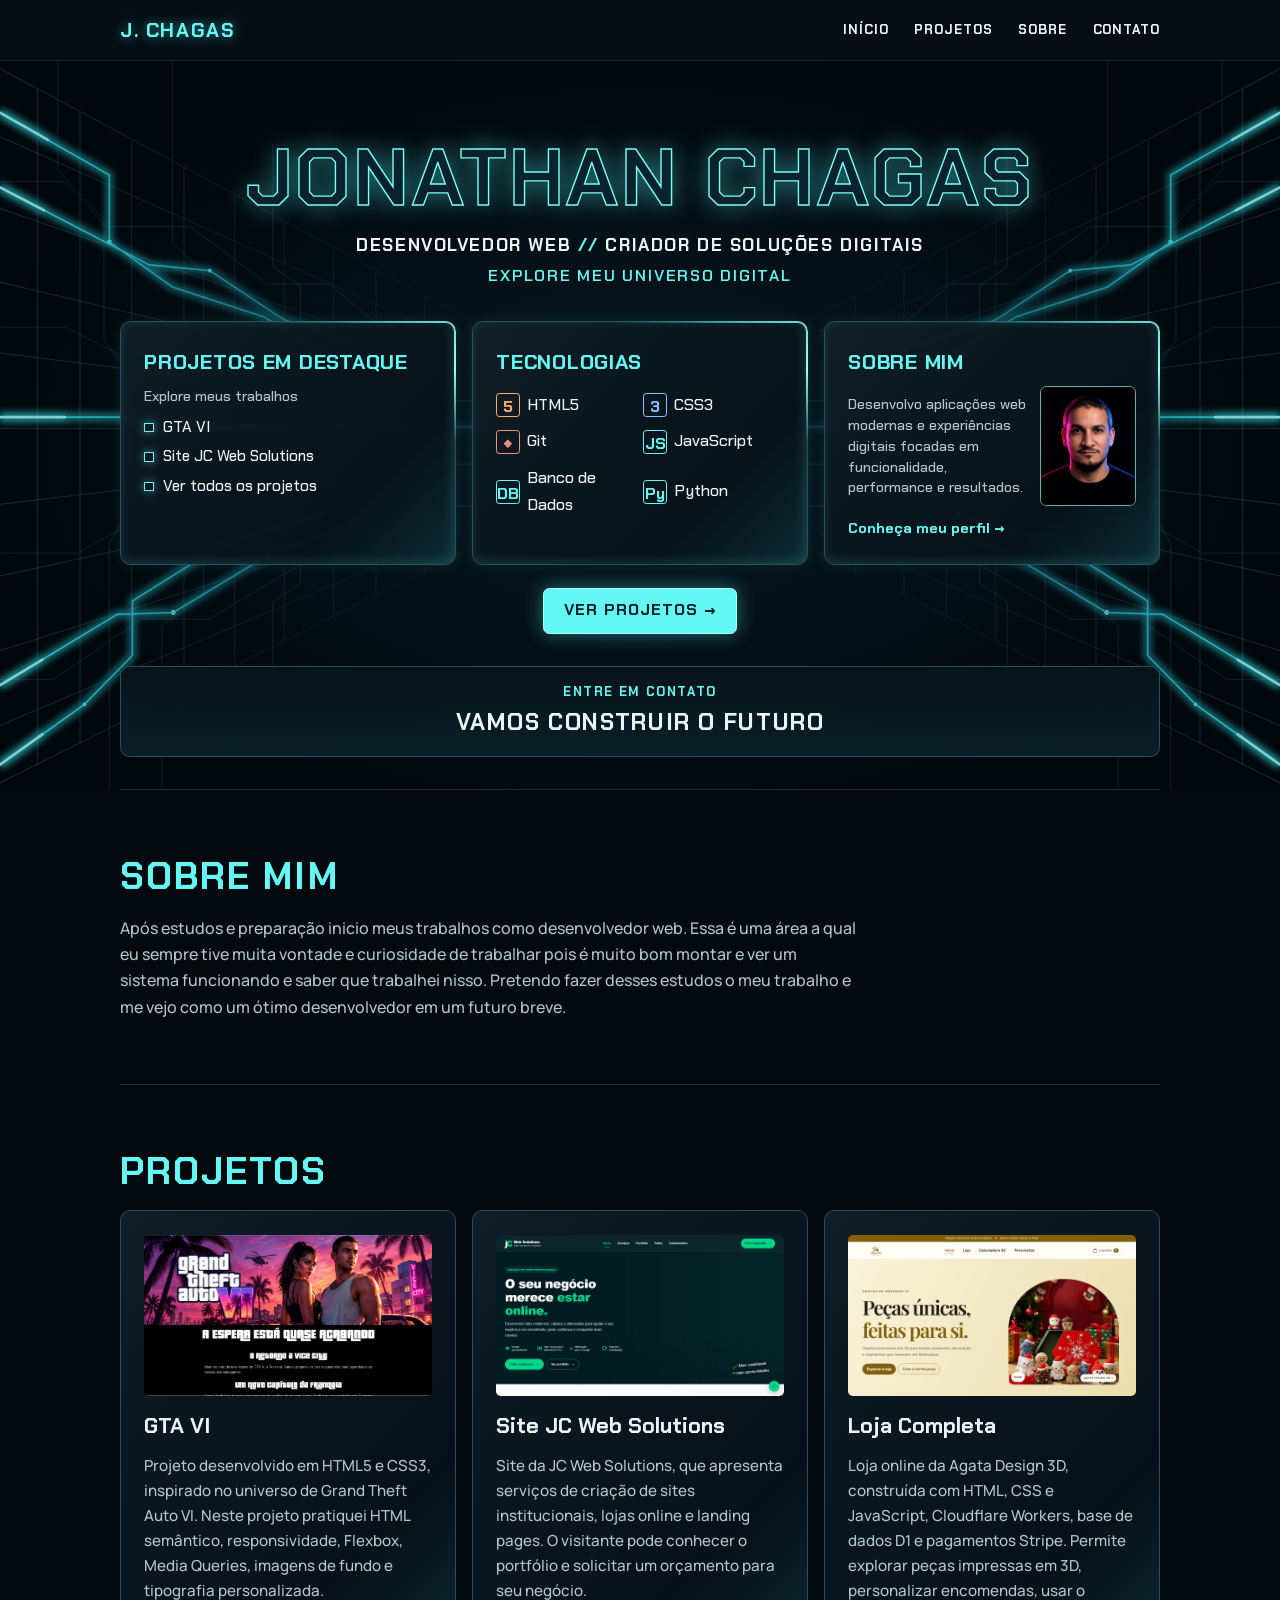
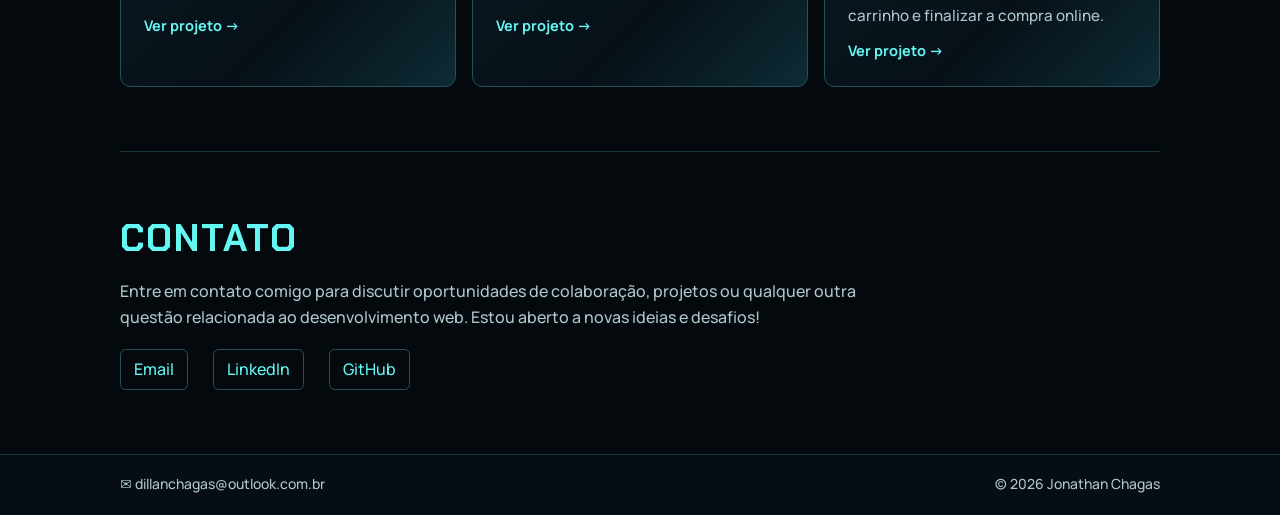
<file: docs/index.html>
<!DOCTYPE html>
<html lang="pt-BR" prefix="og: https://ogp.me/ns#">
<head>
    <meta charset="UTF-8">
    <meta name="viewport" content="width=device-width, initial-scale=1.0">
    <meta name="theme-color" content="#03090d">
    <meta name="description" content="Portfólio de Jonathan Chagas, desenvolvedor web e criador de soluções digitais. Explore meus projetos e entre em contato.">
    <link rel="canonical" href="https://dillanchagas.github.io/Apresentacao/">
    <meta property="og:type" content="website">
    <meta property="og:locale" content="pt_BR">
    <meta property="og:title" content="Jonathan Chagas | Portfólio">
    <meta property="og:description" content="Desenvolvedor web e criador de soluções digitais. Conheça meus projetos.">
    <meta property="og:url" content="https://dillanchagas.github.io/Apresentacao/">
    <meta property="og:image" content="https://dillanchagas.github.io/Apresentacao/imagens/jonathan-chagas-preview.jpg">
    <meta property="og:image:type" content="image/jpeg">
    <meta property="og:image:width" content="1200">
    <meta property="og:image:height" content="630">
    <meta property="og:image:alt" content="Monograma JC em neon ciano sobre um fundo de circuitos, com o nome Jonathan Chagas.">
    <link rel="icon" type="image/svg+xml" sizes="any" href="imagens/favicon-jc.svg">
    <link rel="stylesheet" href="css/apresentacao.css">
    <title>Jonathan Chagas | Portfólio</title>
</head>
<body>
<header class="site-header">
    <nav class="container" aria-label="Navegação principal">
        <a class="brand" href="#inicio">J. Chagas</a>
        <ul>
            <li><a href="#inicio">Início</a></li>
            <li><a href="#projetos">Projetos</a></li>
            <li><a href="#sobrem">Sobre</a></li>
            <li><a href="#Contato">Contato</a></li>
        </ul>
    </nav>
</header>

<main>
    <section class="hero" id="inicio" aria-labelledby="hero-title">
        <svg class="hero-circuits" aria-hidden="true" focusable="false" preserveAspectRatio="none" viewBox="0 0 1440 760" fill="none">
          <style>
            .hero-circuits .traces {
              animation: power-up 3s ease-in-out infinite;
            }

            .hero-circuits .pulse {
              stroke: #9fffff;
              stroke-width: 2.7;
              stroke-linecap: round;
              stroke-dasharray: 12 88;
              animation: travel 3s linear infinite;
            }

            .hero-circuits .pulse:nth-child(2) { animation-delay: -.48s; }
            .hero-circuits .pulse:nth-child(3) { animation-delay: -1.25s; }
            .hero-circuits .pulse:nth-child(4) { animation-delay: -1.75s; }
            .hero-circuits .pulse:nth-child(5) { animation-delay: -2.2s; }
            .hero-circuits .pulse-glow { filter: drop-shadow(0 0 5px #36f9ff); }

            @keyframes power-up {
              0%, 100% { opacity: .36; }
              35%, 82% { opacity: 1; }
            }

            @keyframes travel {
              from { stroke-dashoffset: 100; }
              to { stroke-dashoffset: 0; }
            }

            @media (prefers-reduced-motion: reduce) {
              .hero-circuits .traces { animation: none; }
              .hero-circuits .pulse { display: none; }
            }
          </style>
          <defs>
            <linearGradient id="trace" x1="0" x2="645" gradientUnits="userSpaceOnUse">
              <stop stop-color="#36f9ff"/>
              <stop offset=".45" stop-color="#27b9ce" stop-opacity=".65"/>
              <stop offset="1" stop-color="#245b71" stop-opacity=".12"/>
            </linearGradient>
            <linearGradient id="grid" x1="0" x2="660" gradientUnits="userSpaceOnUse">
              <stop stop-color="#42a9c3" stop-opacity=".34"/>
              <stop offset="1" stop-color="#284a5c" stop-opacity=".05"/>
            </linearGradient>
            <filter id="glow" x="-20%" y="-50%" width="140%" height="200%">
              <feGaussianBlur stdDeviation="4"/>
            </filter>
            <path id="circuit-route-1" pathLength="100" d="M0 54 123 119v70l71 47 102 31 94 52"/>
            <path id="circuit-route-2" pathLength="100" d="M0 132l168 81 68 6 83 51 103 32"/>
            <path id="circuit-route-3" pathLength="100" d="M0 372h134l58 10h416"/>
            <path id="circuit-route-4" pathLength="100" d="M0 652l132-74 63-2 107-60 113-38"/>
            <path id="circuit-route-5" pathLength="100" d="M0 735l95-63 54-51v-57l103-60 111-31"/>
            <path id="bright" d="M0 54 123 119v70l71 47 102 31 94 52M0 132l168 81 68 6 83 51 103 32M0 372h134l58 10h416M0 652l132-74 63-2 107-60 113-38M0 735l95-63 54-51v-57l103-60 111-31"/>
            <g id="wall">
              <path stroke="url(#grid)" d="M0 8 660 336M0 79l660 273M0 154l660 212M0 231l660 145M0 305l660 77M0 384h660M0 463l660-73M0 538l660-134M0 616l660-194M0 694l660-259M0 754l660-306M42 30v705M90 54v659M148 83v601M207 111v548M264 139v493M320 167v439M375 195v387M423 219v340M478 246v289M530 272v238M580 296v190"/>
              <path stroke="#23738d" stroke-opacity=".32" d="M0 126H72l48 47h94l87 60h70l62 49h84M0 278h73l60 28h121l87 27h65l69 22h75M0 514h87l69-35h89l95-36h108l67-22h88M0 646h60l99-63h76l103-57h54l102-61h76M65 0v114l52 51v126l29 39v135l-23 39v256M194 0v190l35 31v336l-47 33v170M307 88v127l31 20v310l-31 20v107"/>
              <g fill="#82ffff">
                <circle cx="123" cy="189" r="2.6"/>
                <circle cx="192" cy="382" r="3"/>
                <circle cx="195" cy="576" r="2.6"/>
                <circle cx="236" cy="219" r="2"/>
                <circle cx="95" cy="672" r="2"/>
                <circle cx="302" cy="516" r="2"/>
              </g>
            </g>
          </defs>
          <use href="#wall"/>
          <g class="traces">
            <use href="#bright" stroke="url(#trace)" stroke-width="8" opacity=".68" filter="url(#glow)"/>
            <use href="#bright" stroke="url(#trace)" stroke-width="1.7"/>
          </g>
          <g class="pulse-glow">
            <use class="pulse" href="#circuit-route-1"/>
            <use class="pulse" href="#circuit-route-2"/>
            <use class="pulse" href="#circuit-route-3"/>
            <use class="pulse" href="#circuit-route-4"/>
            <use class="pulse" href="#circuit-route-5"/>
          </g>
          <g transform="translate(1440) scale(-1 1)">
            <use href="#wall"/>
            <g class="traces">
              <use href="#bright" stroke="url(#trace)" stroke-width="8" opacity=".68" filter="url(#glow)"/>
              <use href="#bright" stroke="url(#trace)" stroke-width="1.7"/>
            </g>
            <g class="pulse-glow">
              <use class="pulse" href="#circuit-route-1"/>
              <use class="pulse" href="#circuit-route-2"/>
              <use class="pulse" href="#circuit-route-3"/>
              <use class="pulse" href="#circuit-route-4"/>
              <use class="pulse" href="#circuit-route-5"/>
            </g>
          </g>
        </svg>
        <div class="container hero-content">
            <h1 id="hero-title">Jonathan Chagas</h1>
            <p class="hero-role">Desenvolvedor web <span>//</span> Criador de soluções digitais</p>
            <p class="hero-invitation">Explore meu universo digital</p>

            <div class="overview">
                <section class="panel">
                    <h2>Projetos em destaque</h2>
                    <p>Explore meus trabalhos</p>
                    <ul class="featured">
                        <li><a href="#gta-vi">GTA VI</a></li>
                        <li><a href="#jc-web-solutions">Site JC Web Solutions</a></li>
                        <li><a href="#projetos">Ver todos os projetos</a></li>
                    </ul>
                </section>

                <section class="panel">
                    <h2>Tecnologias</h2>
                    <ul class="tech-list">
                        <li><span class="tech-icon html-icon" aria-hidden="true">5</span> HTML5</li>
                        <li><span class="tech-icon css-icon" aria-hidden="true">3</span> CSS3</li>
                        <li><span class="tech-icon git-icon" aria-hidden="true">◆</span> Git</li>
                        <li><span class="tech-icon" aria-hidden="true">JS</span> JavaScript</li>
                        <li><span class="tech-icon" aria-hidden="true">DB</span> Banco de Dados</li>
                        <li><span class="tech-icon" aria-hidden="true">Py</span> Python</li>
                    </ul>
                </section>

                <section class="panel">
                    <h2>Sobre mim</h2>
                    <div class="profile">
                        <p>Desenvolvo aplicações web modernas e experiências digitais focadas em funcionalidade, performance e resultados.</p>
                        <img src="imagens/foto-curriculo.jpeg" alt="Foto de Jonathan Chagas">
                    </div>
                    <a class="text-link" href="#sobrem">Conheça meu perfil →</a>
                </section>
            </div>

            <a class="button" href="#projetos">Ver projetos →</a>

            <a class="hero-callout" href="#Contato">
                <span>Entre em contato</span>
                Vamos construir o futuro
            </a>
        </div>
    </section>

    <section class="container content-section" id="sobrem">
        <h2 class="section-title">Sobre mim</h2>
        <p>Após estudos e preparação inicio meus trabalhos como desenvolvedor web.
            Essa é uma área a qual eu sempre tive muita vontade e curiosidade de trabalhar
            pois é muito bom montar e ver um sistema funcionando e saber que trabalhei nisso.
            Pretendo fazer desses estudos o meu trabalho e me vejo como um ótimo desenvolvedor em um futuro breve.</p>
    </section>

    <section class="container content-section" id="projetos">
        <h2 class="section-title">Projetos</h2>
        <div class="project-grid">
            <a class="panel project-card" id="gta-vi" href="https://dillanchagas.github.io/gta6/" target="_blank" rel="noopener noreferrer">
                <img src="imagens/Captura de ecrã 2026-10-07 101749.png" alt="Imagem do projeto GTA VI" loading="lazy">
                <h3>GTA VI</h3>
                <p>Projeto desenvolvido em HTML5 e CSS3, inspirado no universo de Grand Theft Auto VI.
                    Neste projeto pratiquei HTML semântico, responsividade, Flexbox, Media Queries,
                    imagens de fundo e tipografia personalizada.</p>
                <span class="text-link">Ver projeto →</span>
            </a>
            <a class="panel project-card" id="jc-web-solutions" href="https://jc-site.dillanchagas.workers.dev/" target="_blank" rel="noopener noreferrer">
                <img src="imagens/jc-web-solutions-preview.jpg" alt="Página inicial da JC Web Solutions" loading="lazy">
                <h3>Site JC Web Solutions</h3>
                <p>Site da JC Web Solutions, que apresenta serviços de criação de sites institucionais, lojas online e landing pages.
                    O visitante pode conhecer o portfólio e solicitar um orçamento para seu negócio.</p>
                <span class="text-link">Ver projeto →</span>
            </a>
            <a class="panel project-card" id="loja-completa" href="https://agatadesign3d.com/" target="_blank" rel="noopener noreferrer">
                <img src="imagens/agata-design-3d-preview.jpg" alt="Página inicial da loja Agata Design 3D" loading="lazy">
                <h3>Loja Completa</h3>
                <p>Loja online da Agata Design 3D, construída com HTML, CSS e JavaScript, Cloudflare Workers, base de dados D1 e pagamentos Stripe.
                    Permite explorar peças impressas em 3D, personalizar encomendas, usar o carrinho e finalizar a compra online.</p>
                <span class="text-link">Ver projeto →</span>
            </a>
        </div>
    </section>

    <section class="container content-section contact" id="Contato">
        <h2 class="section-title">Contato</h2>
        <p>Entre em contato comigo para discutir oportunidades de colaboração, projetos ou qualquer outra questão
            relacionada ao desenvolvimento web. Estou aberto a novas ideias e desafios!</p>
        <ul class="contact-links">
            <li><a href="mailto:dillanchagas@outlook.com.br">Email</a></li>
            <li><a href="https://www.linkedin.com/in/jonathan-d-chagas/" target="_blank" rel="noopener noreferrer">LinkedIn</a></li>
            <li><a href="https://github.com/dillanchagas" target="_blank" rel="noopener noreferrer">GitHub</a></li>
        </ul>
    </section>
</main>

<footer class="site-footer">
    <div class="container">
        <a href="mailto:dillanchagas@outlook.com.br">✉ dillanchagas@outlook.com.br</a>
        <p>© 2026 Jonathan Chagas</p>
    </div>
</footer>
</body>
</html>
</file>
<file: docs/css/apresentacao.css>
@charset "UTF-8";

@import url('https://fonts.googleapis.com/css2?family=Chakra+Petch:wght@500;600;700&family=Manrope:wght@400;500;600;700&display=swap');

:root {
    color-scheme: dark;
    --background: #03090d;
    --text: #e8f4f6;
    --muted: #aec6cc;
    --cyan: #64f7f4;
    --line: #28505c;
    --display: "Chakra Petch", "Trebuchet MS", sans-serif;
}

*, *::before, *::after { box-sizing: border-box; }

html { scroll-behavior: smooth; }

body {
    margin: 0;
    background: var(--background);
    color: var(--text);
    font: 500 1rem/1.65 Manrope, system-ui, sans-serif;
}

a { color: inherit; text-decoration: none; }

a:focus-visible {
    outline: 2px solid var(--cyan);
    outline-offset: 4px;
}

img { display: block; max-width: 100%; }
h1, h2, h3, p, ul { margin: 0; }

.container {
    width: min(100% - 2rem, 65rem);
    margin-inline: auto;
}

.site-header, .site-footer { background: #060e14; }

.site-header { border-bottom: 1px solid #132b34; }

.site-header nav, .site-footer .container {
    min-height: 3.75rem;
    display: flex;
    justify-content: space-between;
    align-items: center;
    gap: .75rem 1.5rem;
    flex-wrap: wrap;
    padding-block: .65rem;
}

.brand, .site-header a, .hero, .section-title, .project-card h3 {
    font-family: var(--display);
}

.brand, .site-header li a, .hero h1, .hero-role, .hero-invitation,
.panel h2, .button, .hero-callout, .section-title {
    text-transform: uppercase;
}

.brand {
    color: var(--cyan);
    font-size: 1.25rem;
    font-weight: 700;
    letter-spacing: .08em;
    text-shadow: 0 0 12px #42eceaa0;
}

.site-header ul, .featured, .tech-list, .contact-links {
    list-style: none;
    padding: 0;
}

.site-header ul, .contact-links {
    display: flex;
    flex-wrap: wrap;
    gap: .25rem clamp(.65rem, 2vw, 1.7rem);
}

.site-header li a {
    display: inline-block;
    padding-block: .3rem;
    font-size: .82rem;
    font-weight: 700;
    letter-spacing: .07em;
}

.site-header a:hover, .featured a:hover, .text-link:hover, .site-footer a:hover {
    color: var(--cyan);
    text-decoration: underline;
    text-underline-offset: .25em;
}

.hero {
    position: relative;
    isolation: isolate;
    overflow: hidden;
    text-align: center;
    background: radial-gradient(ellipse at 50% 53%, #081922, #02070b 74%);
}

.hero-circuits {
    position: absolute;
    z-index: -1;
    inset: 0;
    width: 100%;
    height: 100%;
    pointer-events: none;
    opacity: .8;
}

.hero-content { padding-block: clamp(3rem, 6vw, 5rem) 2rem; }

.hero h1 {
    color: #cdfefa;
    font-size: clamp(2.15rem, 6.25vw, 5.25rem);
    font-weight: 700;
    letter-spacing: .035em;
    line-height: 1;
    overflow-wrap: anywhere;
    text-shadow: 0 0 24px #52fcf988;
}

@supports (-webkit-text-stroke: 1px #64f7f4) {
    .hero h1 {
        color: #0a222b;
        -webkit-text-stroke: 1.4px #79fffa;
    }
}

.hero-role {
    margin-top: .85rem;
    font-size: clamp(.83rem, 1.6vw, 1.1rem);
    font-weight: 700;
    letter-spacing: .09em;
}

.hero-role span, .hero-invitation, .panel h2, .text-link { color: var(--cyan); }

.hero-invitation {
    margin-top: .15rem;
    font-weight: 600;
    letter-spacing: .11em;
}

.overview, .project-grid {
    display: grid;
    grid-template-columns: repeat(3, minmax(0, 1fr));
    gap: 1rem;
    text-align: left;
}

.overview { margin-block: 2rem 1.4rem; }

.panel {
    position: relative;
    padding: clamp(1rem, 2.2vw, 1.45rem);
    border: 1px solid var(--line);
    border-radius: .65rem;
    background: linear-gradient(135deg, #101e26f5, #071118f5 72%, #0d2b34);
}

.overview .panel {
    min-height: 11rem;
    box-shadow: inset -2px -2px 12px #55fff42c, 0 0 14px #43ece51a;
}

@property --panel-angle {
    syntax: "<angle>";
    inherits: false;
    initial-value: 90deg;
}

.overview .panel::after {
    position: absolute;
    inset: -1px;
    padding: 2px;
    border-radius: inherit;
    background: conic-gradient(from var(--panel-angle), transparent 0deg 256deg, #25fff34d 290deg, #9afffc 336deg, transparent 360deg);
    mask: linear-gradient(#000 0 0) content-box, linear-gradient(#000 0 0);
    mask-composite: exclude;
    animation: panel-scan 3s linear infinite;
    content: "";
    pointer-events: none;
}

.overview .panel:nth-child(2)::after { animation-delay: -.18s; }
.overview .panel:nth-child(3)::after { animation-delay: -.36s; }

@keyframes panel-scan {
    to { --panel-angle: 450deg; }
}

.panel h2 {
    margin-bottom: .4rem;
    font-size: clamp(1.05rem, 1.65vw, 1.3rem);
    letter-spacing: .035em;
}

.panel p { color: var(--muted); }
.overview .panel p { font-size: .9rem; line-height: 1.45; }

.featured {
    display: grid;
    gap: .2rem;
    margin-top: .45rem;
}

.featured a {
    display: inline-flex;
    align-items: center;
    gap: .55rem;
    font-size: .95rem;
}

.featured a::before {
    width: .6rem;
    height: .6rem;
    border: 1px solid var(--cyan);
    box-shadow: 0 0 8px #64f7f477;
    content: "";
}

.tech-list {
    display: grid;
    grid-template-columns: repeat(2, minmax(0, 1fr));
    gap: .65rem .4rem;
    margin-top: .75rem;
}

.tech-list li { display: flex; align-items: center; gap: .4rem; }

.tech-icon {
    display: grid;
    place-items: center;
    flex: 0 0 1.5rem;
    height: 1.5rem;
    border: 1px solid currentColor;
    border-radius: .2rem;
    color: var(--cyan);
    font-weight: 700;
}

.html-icon { color: #ffac67; }
.css-icon { color: #83c4ff; }
.git-icon { color: #ff8c7a; }

.profile { display: flex; align-items: center; gap: .75rem; }

.profile img {
    flex: 0 0 auto;
    width: clamp(4.5rem, 8vw, 6rem);
    aspect-ratio: 4 / 5;
    object-fit: cover;
    border: 1px solid #5ab1b4;
    border-radius: .4rem;
    object-position: center 33%;
}

.text-link {
    display: inline-block;
    margin-top: .6rem;
    font-size: .91rem;
    font-weight: 700;
}

.button {
    display: inline-block;
    padding: .55rem 1.25rem;
    border: 1px solid #abfffb;
    border-radius: .4rem;
    background: var(--cyan);
    box-shadow: 0 0 19px #52fcf966;
    color: #052027;
    font-weight: 700;
    letter-spacing: .07em;
}

.button:hover { background: #bdfffd; }

.hero-callout {
    display: grid;
    gap: .05rem;
    margin-top: 2rem;
    padding: .9rem;
    border: 1px solid var(--line);
    border-radius: .6rem;
    background: linear-gradient(180deg, #09141af5, #0a2029ef);
    font-size: clamp(1rem, 2.3vw, 1.45rem);
    font-weight: 700;
    letter-spacing: .07em;
}

.hero-callout span { color: var(--cyan); font-size: .8rem; }
.hero-callout:hover, a.project-card:hover { border-color: var(--cyan); }

.content-section {
    padding-block: clamp(2.5rem, 5vw, 4rem);
    border-top: 1px solid #17313b;
}

.section-title {
    margin-bottom: 1rem;
    color: var(--cyan);
    font-size: clamp(1.65rem, 3vw, 2.35rem);
    letter-spacing: .055em;
    line-height: 1.2;
}

.content-section > p { max-width: 46rem; color: var(--muted); }

.project-card h3 { margin-bottom: .5rem; font-size: 1.35rem; }
.project-card p { font-size: .95rem; }

.project-card img {
    width: 100%;
    aspect-ratio: 16 / 9;
    object-fit: cover;
    margin-bottom: .8rem;
    border-radius: .3rem;
}

.contact-links { margin-top: 1.15rem; }

.contact-links a {
    display: inline-block;
    padding: .4rem .8rem;
    border: 1px solid var(--line);
    border-radius: .35rem;
    color: var(--cyan);
}

.contact-links a:hover { border-color: var(--cyan); }

.site-footer {
    border-top: 1px solid #17313b;
    color: var(--muted);
    font-size: .87rem;
}

@media (max-width: 830px) {
    .overview, .project-grid { grid-template-columns: repeat(2, minmax(0, 1fr)); }
    .overview .panel:last-child { grid-column: 1 / -1; min-height: 0; }
}

@media (max-width: 520px) {
    .site-header nav { justify-content: center; gap: .15rem 1rem; }
    .site-header ul { justify-content: center; }
    .overview, .project-grid { grid-template-columns: minmax(0, 1fr); }
    .overview .panel { min-height: 0; }
    .hero-circuits { opacity: .48; }
    .site-footer .container { justify-content: center; }
}

@media (prefers-reduced-motion: reduce) {
    html { scroll-behavior: auto; }
    .overview .panel::after { animation: none; }
}
</file>
